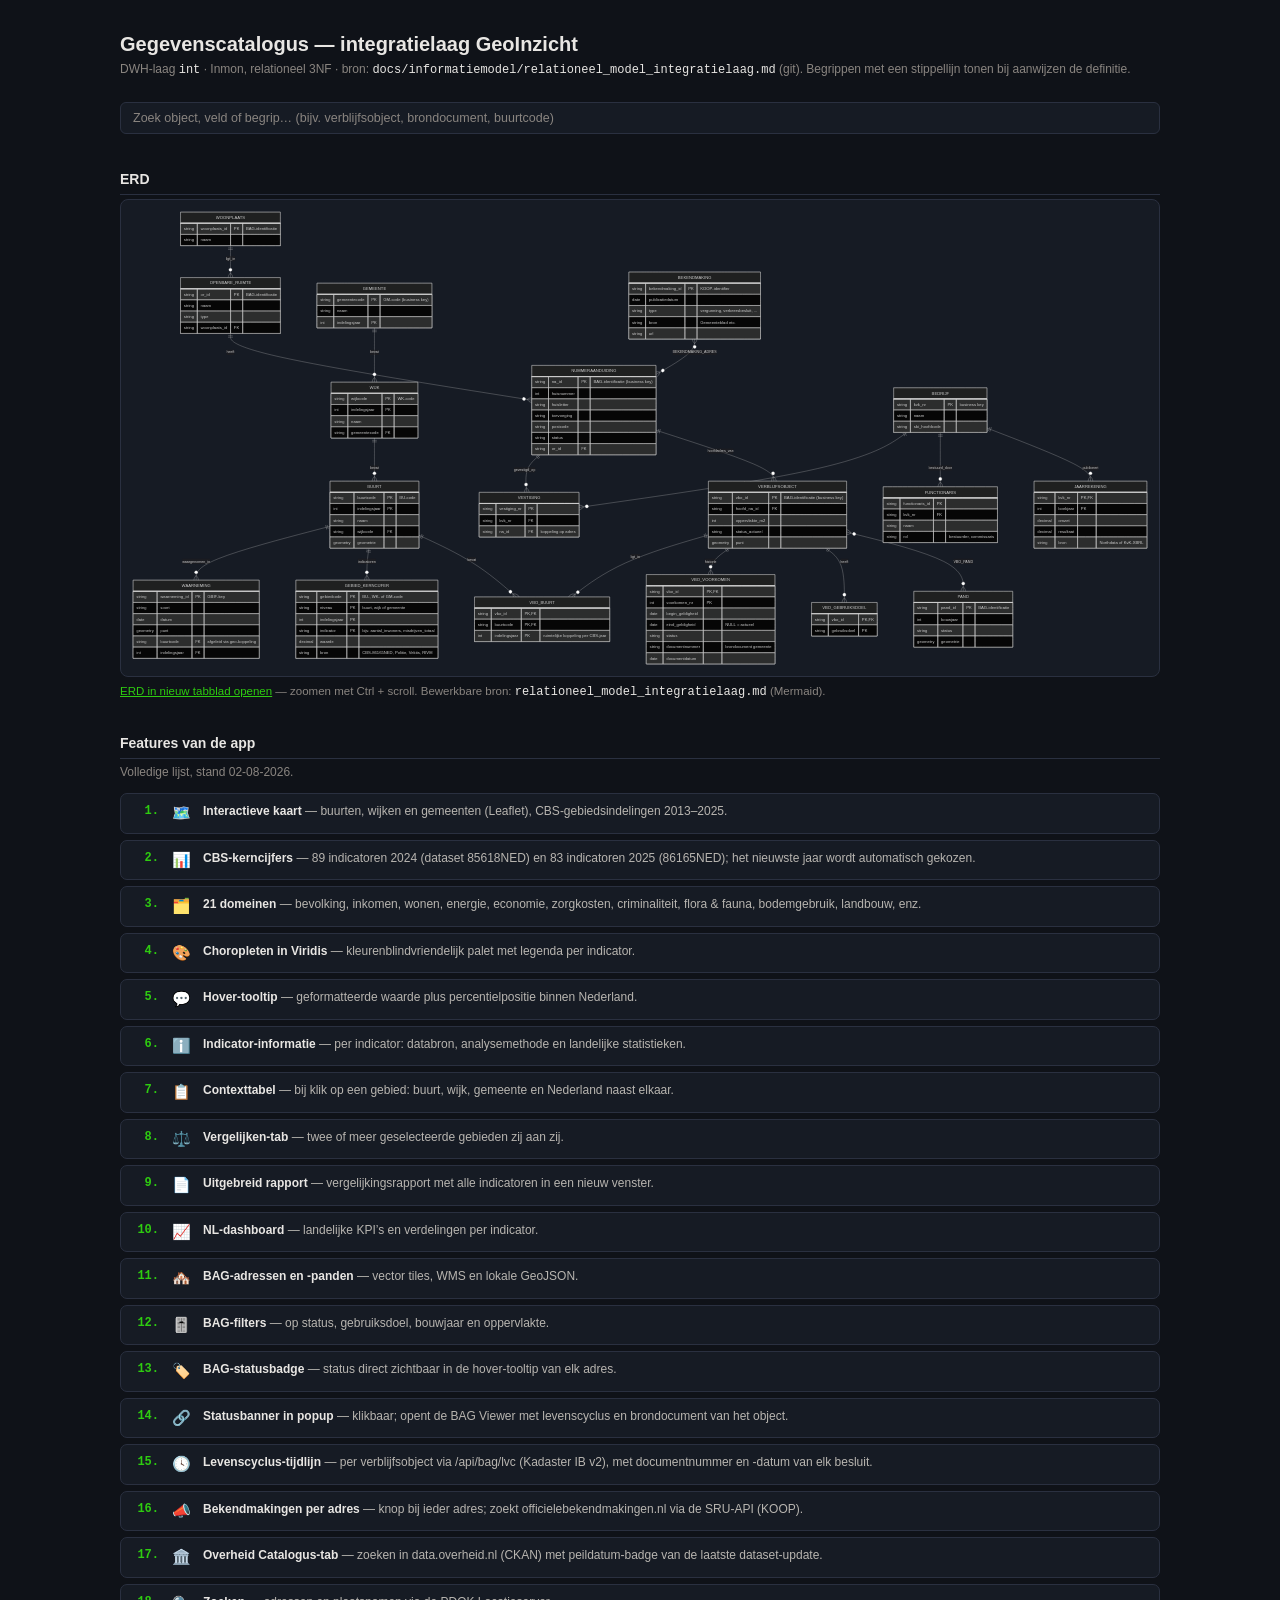
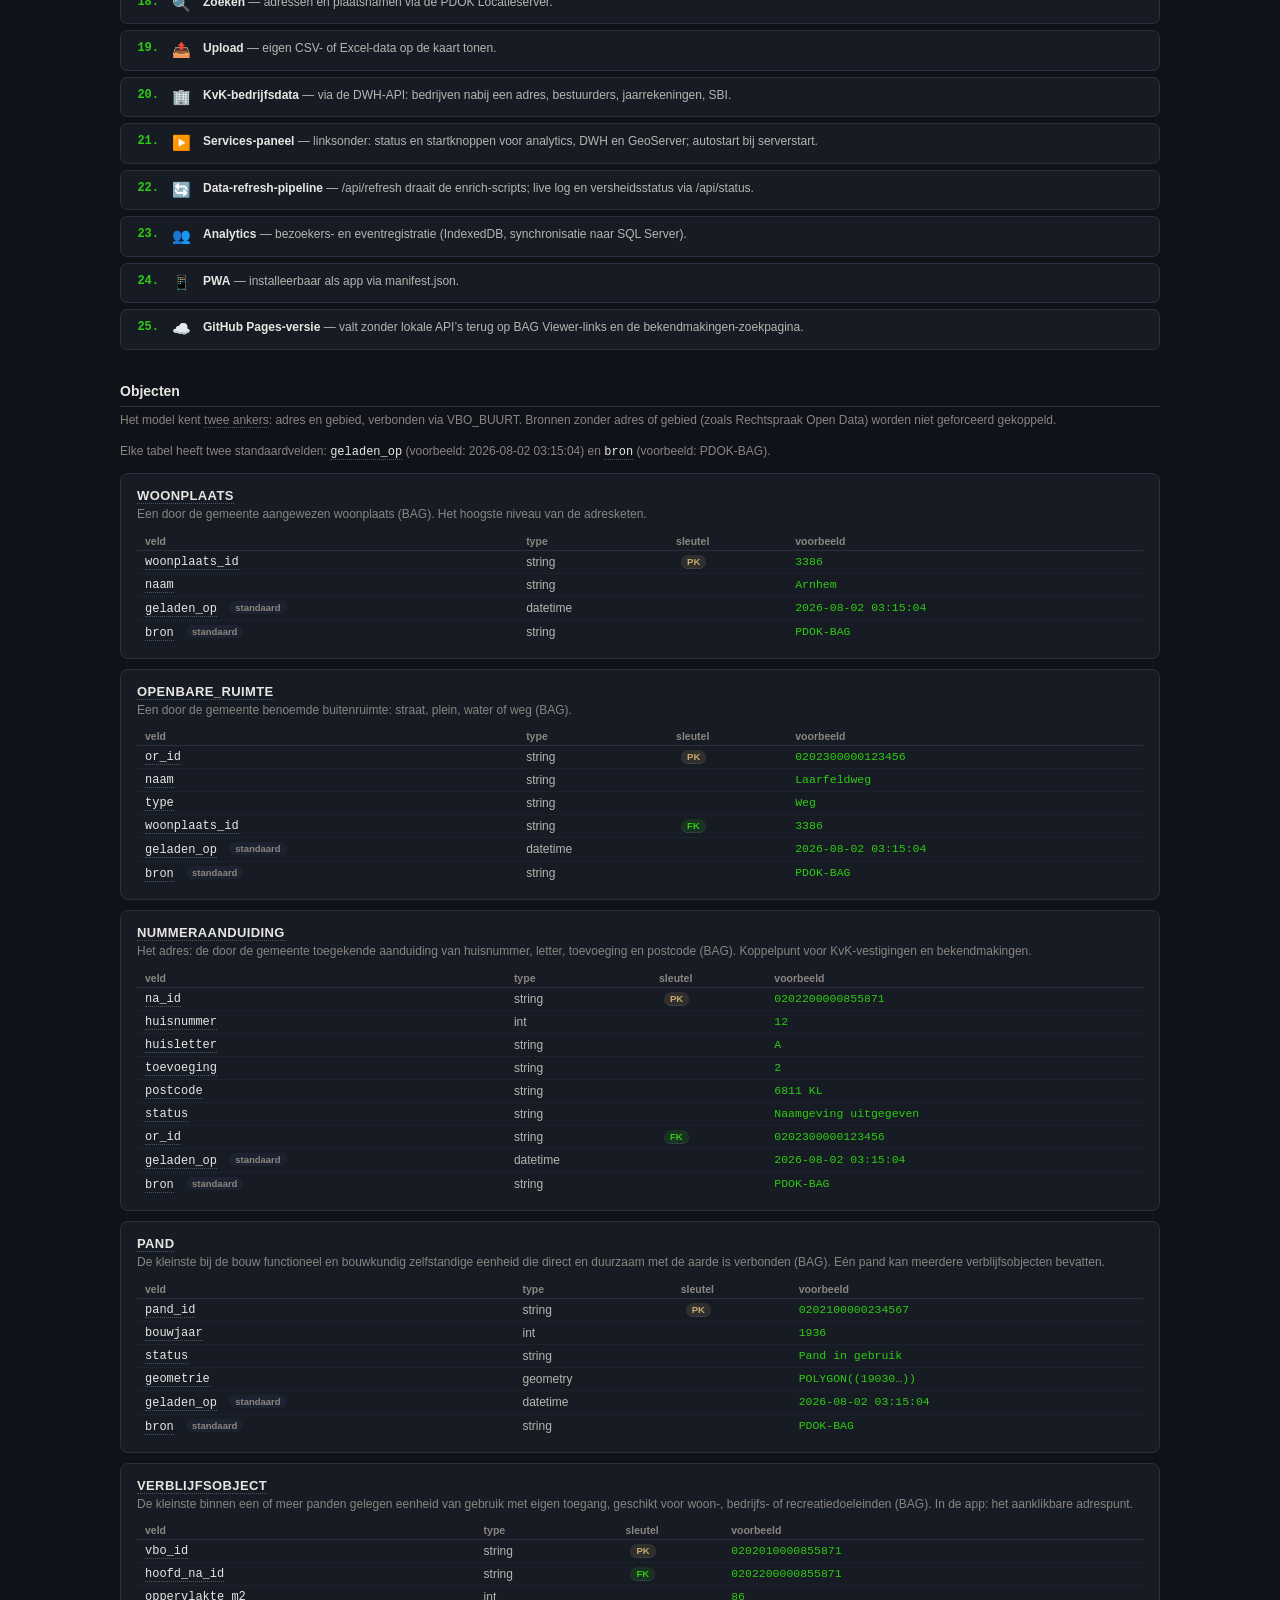
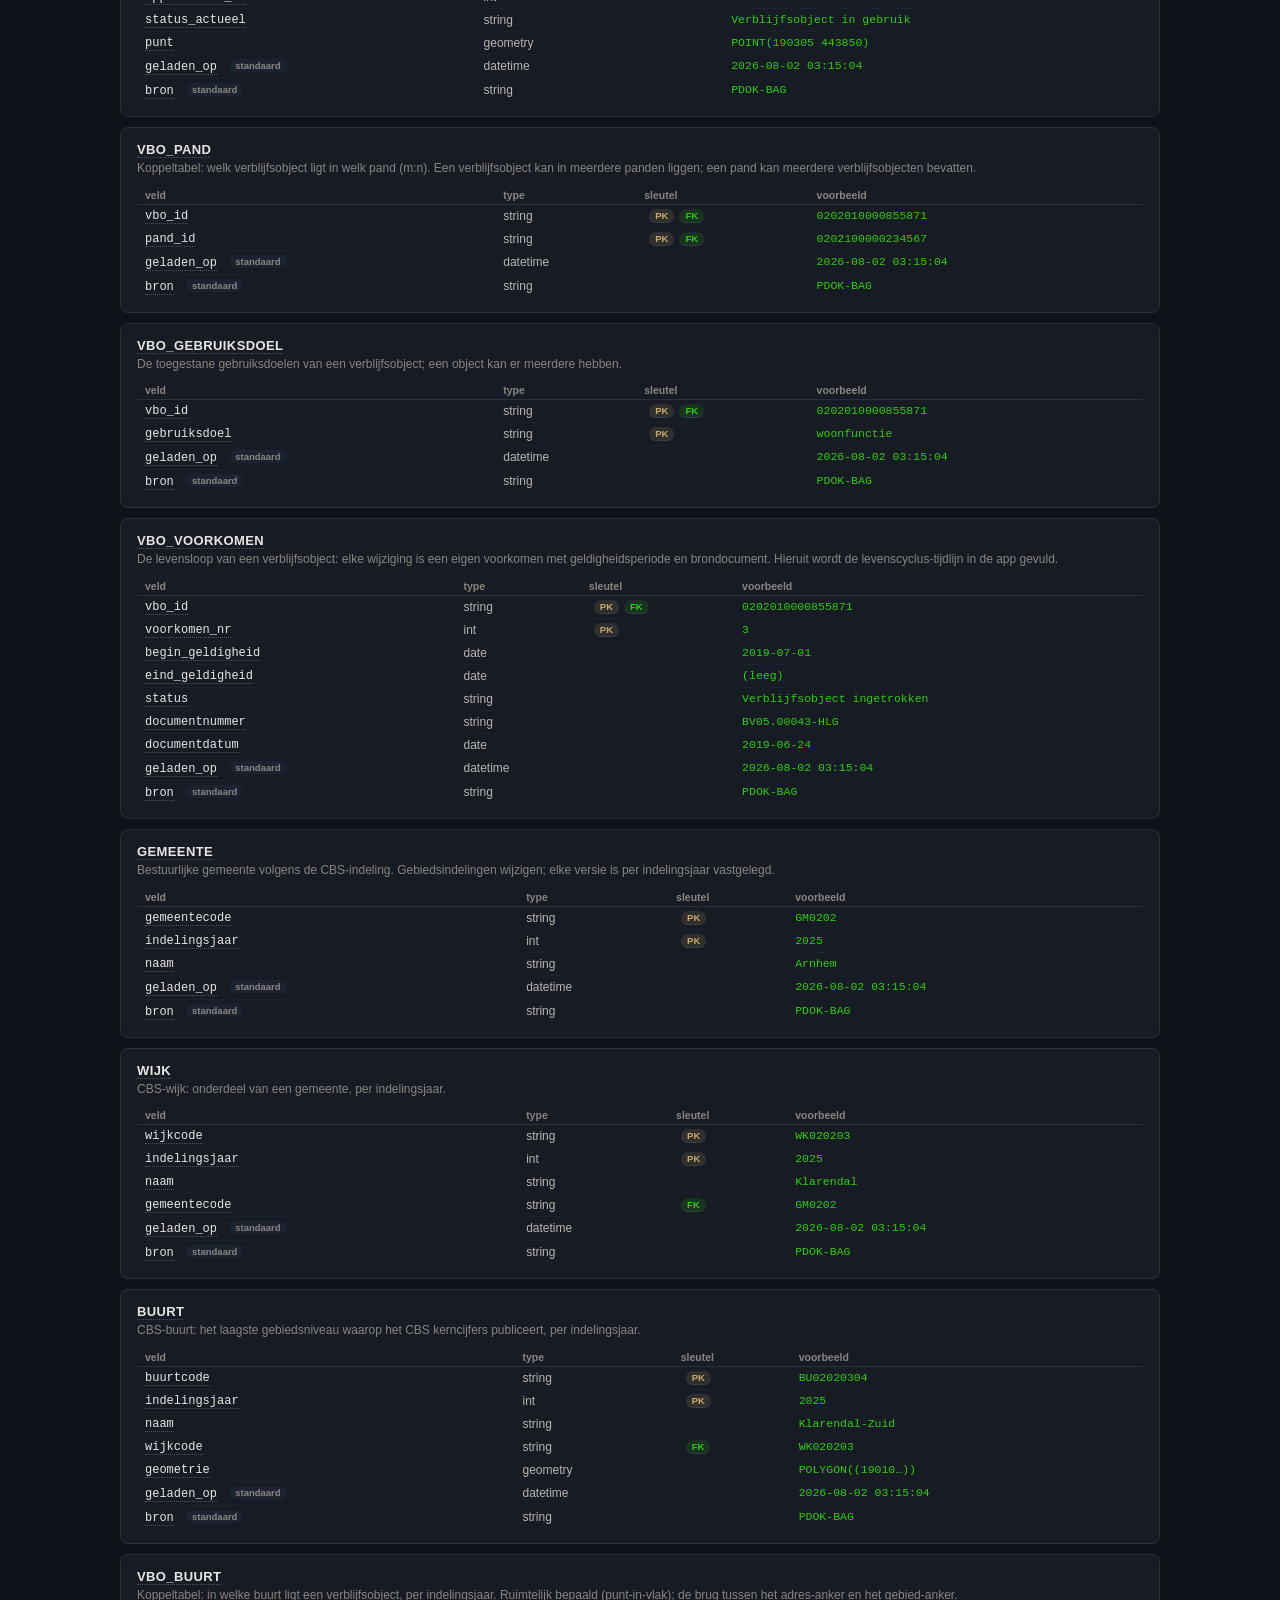
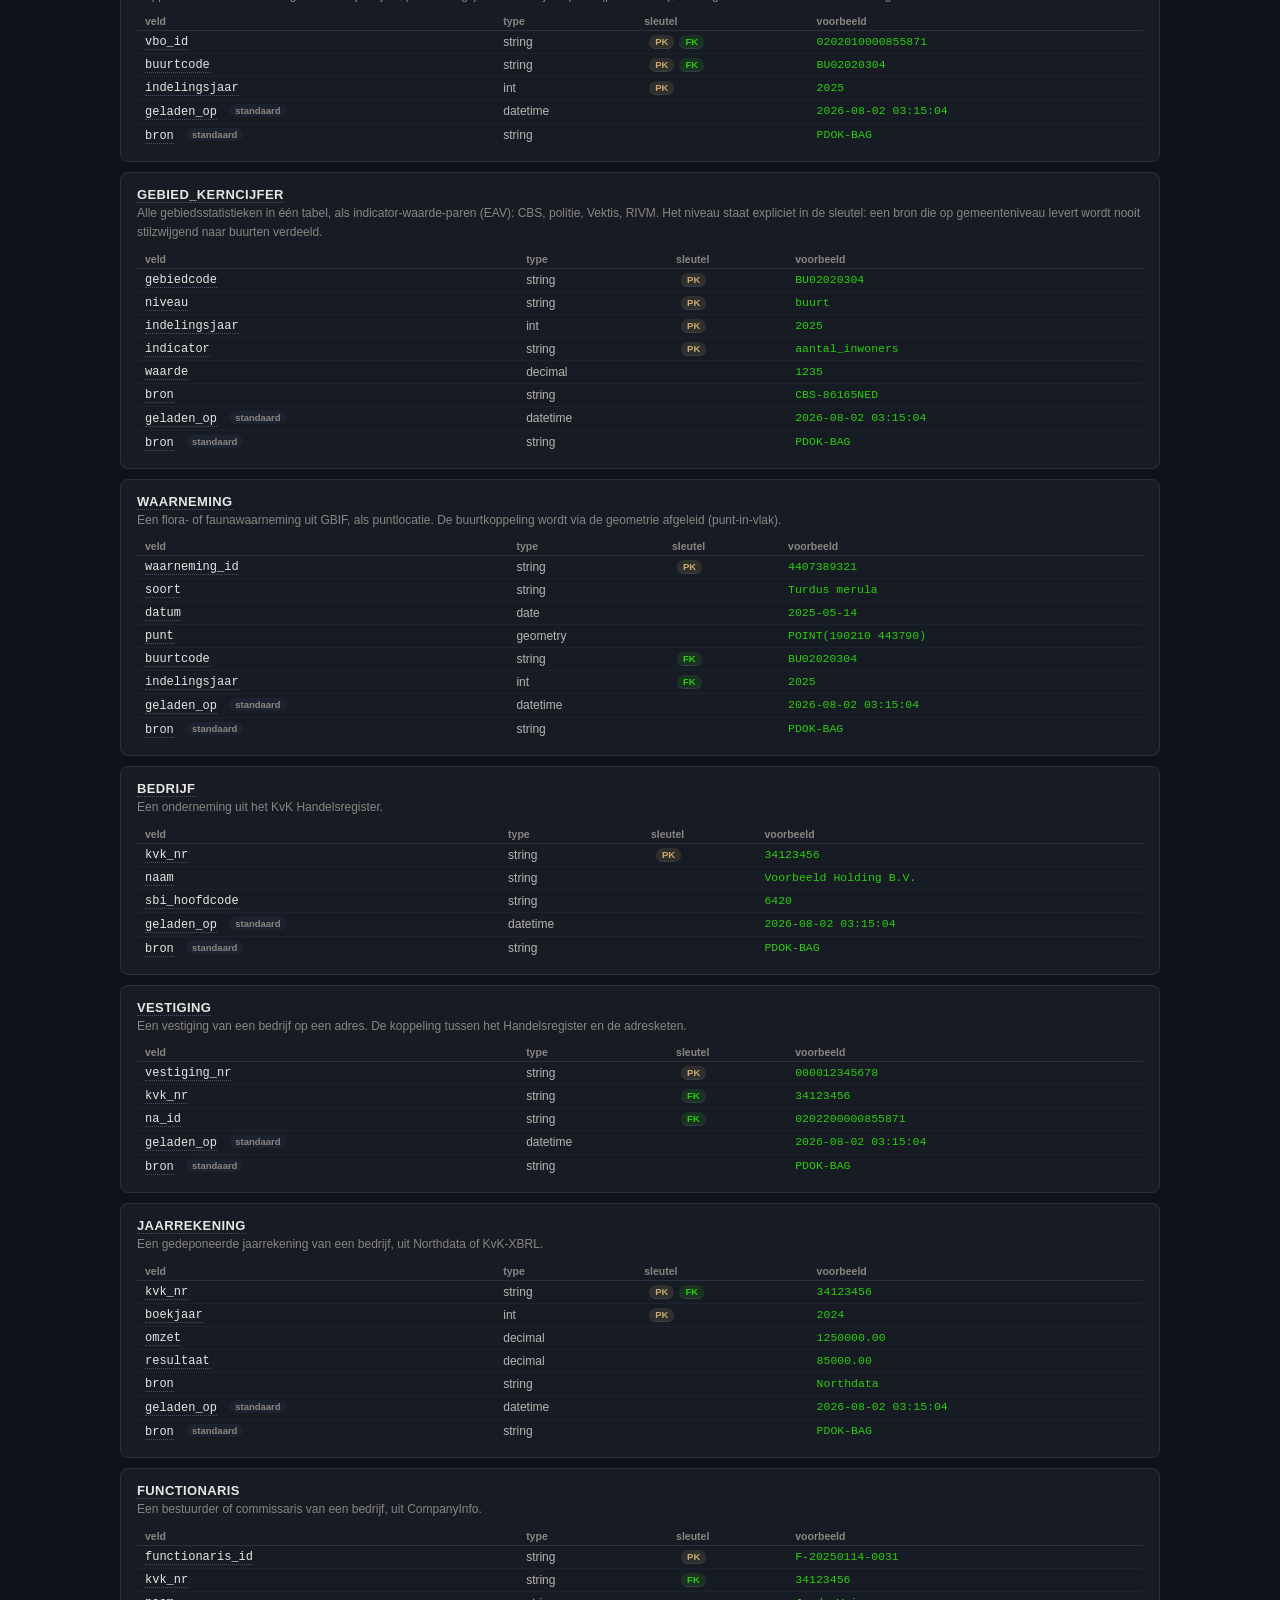
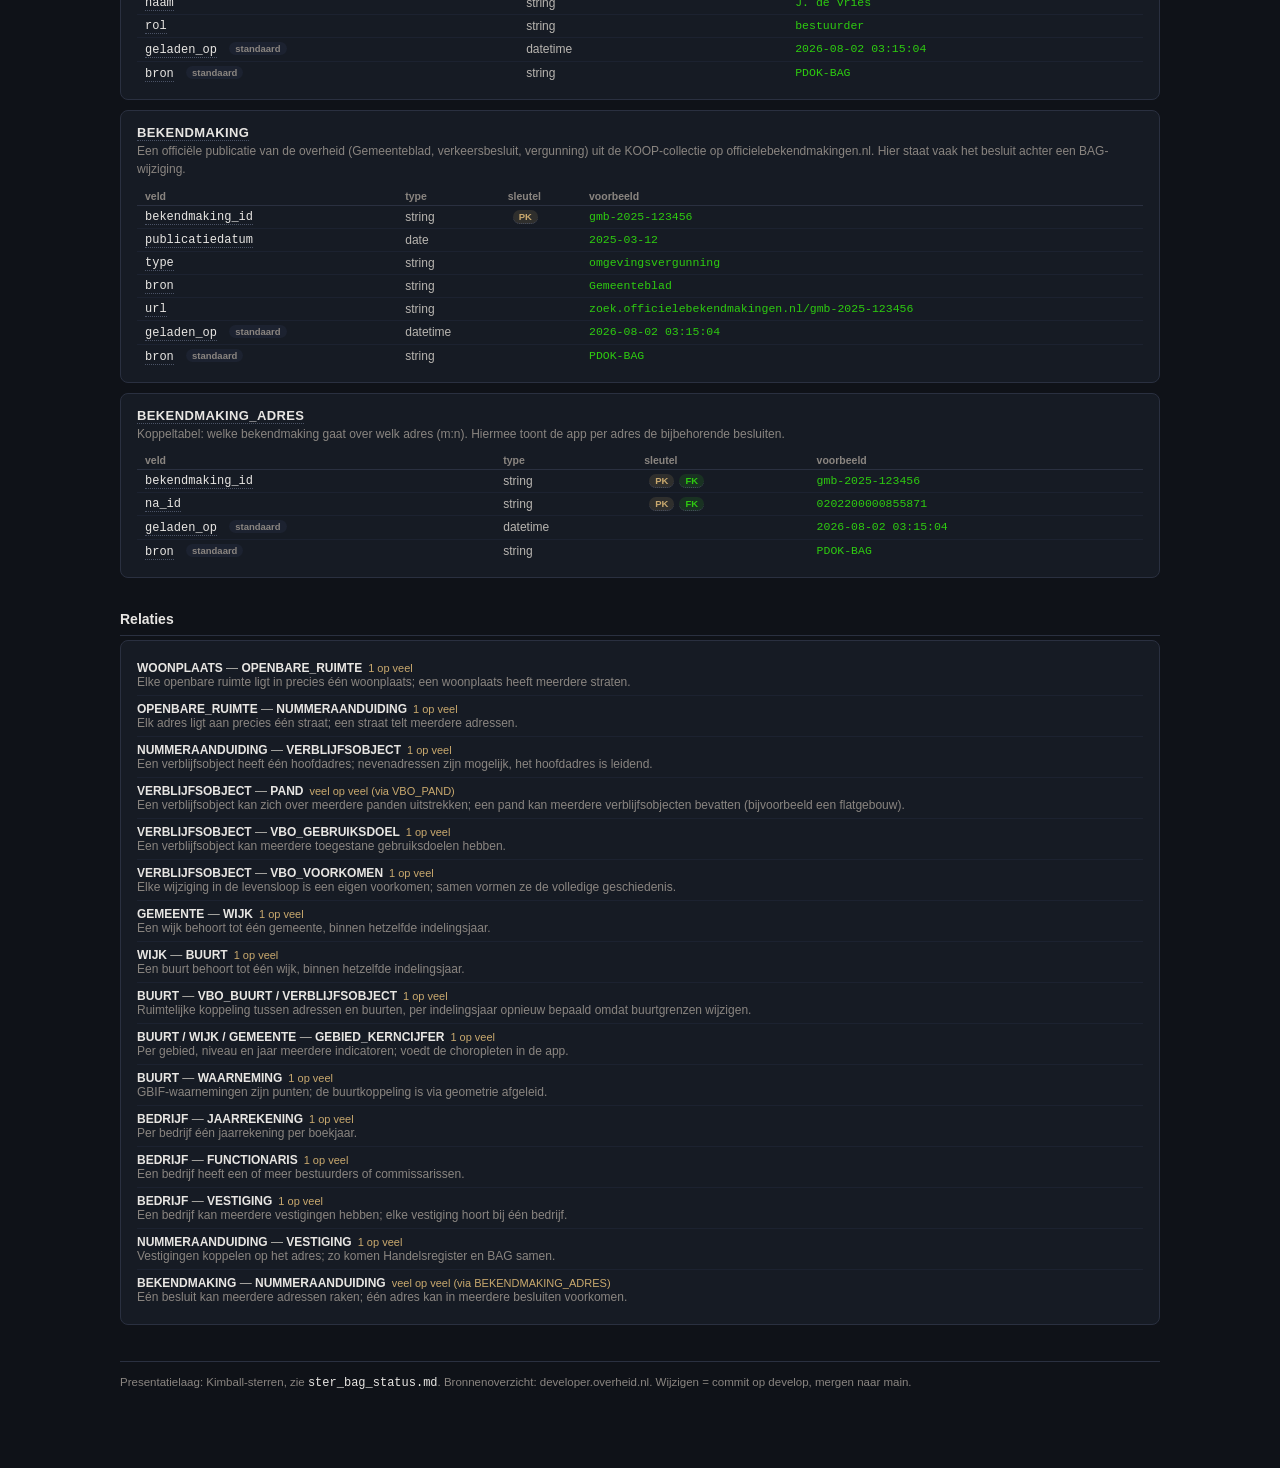
<file: docs/informatiemodel/catalogus.html>
<!DOCTYPE html>
<html lang="nl">
<head>
<meta charset="UTF-8">
<meta name="viewport" content="width=device-width, initial-scale=1">
<title>Gegevenscatalogus — integratielaag GeoInzicht</title>
<link rel="icon" type="image/x-icon" href="../../favicon.ico">
<style>
  :root{
    --bg:#0f1218; --kaart:#161b24; --rand:#2a3040; --tekst:#b8b5b0; --stil:#8a8580;
    --wit:#e8e6e3; --accent:#39ff14; --accent-muted:#2ecc10; --accent-zacht:rgba(57,255,20,.10);
    --sleutel:#C9A96E; --sleutel-zacht:rgba(201,169,110,.14);
    --font:Verdana,Geneva,Tahoma,sans-serif; --mono:'Courier New',Consolas,monospace;
  }
  *{box-sizing:border-box}
  body{margin:0;background:var(--bg);color:var(--tekst);font:12.5px/1.55 var(--font)}
  .wrap{max-width:1080px;margin:0 auto;padding:32px 20px 64px}
  h1{font:700 20px/1.2 var(--font);color:var(--wit);margin:0 0 4px}
  .sub{color:var(--stil);margin:0 0 20px;font-size:12px}
  h2{font:700 14px/1.3 var(--font);color:var(--wit);margin:32px 0 4px;border-bottom:1px solid var(--rand);padding-bottom:6px}
  .toel{color:var(--stil);font-size:12px;margin:4px 0 12px}
  .zoek{width:100%;padding:8px 12px;border:1px solid var(--rand);border-radius:6px;font:12.5px var(--font);color:var(--wit);background:var(--kaart);margin:2px 0 4px}
  .zoek::placeholder{color:var(--stil)}
  .zoek:focus{outline:none;border-color:var(--accent-muted)}
  .kaart{background:var(--kaart);border:1px solid var(--rand);border-radius:8px;padding:14px 16px;margin-bottom:10px}
  .kaart h3{margin:0 0 2px;font:700 13px var(--font);color:var(--wit);letter-spacing:.03em}
  .kaart .def{color:var(--stil);font-size:12px;margin:0 0 8px}
  table{width:100%;border-collapse:collapse;font:12px var(--font)}
  th{text-align:left;color:var(--stil);font-weight:700;font-size:10.5px;padding:3px 8px;border-bottom:1px solid var(--rand)}
  td{padding:4px 8px;border-bottom:1px solid #1c2230;vertical-align:top}
  tr:last-child td{border-bottom:none}
  .veld{font-family:var(--mono);font-size:12px;color:var(--wit)}
  .vb{font-family:var(--mono);font-size:11.5px;color:var(--accent-muted);white-space:nowrap}
  .tag{display:inline-block;font:700 9.5px var(--font);padding:1px 6px;border-radius:8px;margin-left:5px;vertical-align:1px}
  .pk{background:var(--sleutel-zacht);color:var(--sleutel)}
  .fk{background:var(--accent-zacht);color:var(--accent-muted)}
  .std{background:#1c2230;color:var(--stil)}
  [data-def]{border-bottom:1px dotted #4a5265;cursor:help;position:relative}
  [data-def]:hover::after{
    content:attr(data-def);position:absolute;left:0;top:calc(100% + 6px);z-index:10;
    width:340px;max-width:70vw;background:#232a38;color:#e8e6e3;font:11.5px/1.55 var(--font);
    border:1px solid var(--rand);
    padding:9px 11px;border-radius:7px;box-shadow:0 4px 18px rgba(0,0,0,.5);white-space:normal}
  .relatie{padding:6px 0;border-bottom:1px solid #1c2230;font:12px var(--font)}
  .relatie:last-child{border-bottom:none}
  .relatie b{font-weight:700;color:var(--wit)}
  .kardinaliteit{color:var(--sleutel);font-size:11px;margin-left:6px}
  .erdbox{background:var(--kaart);border:1px solid var(--rand);border-radius:8px;padding:10px;overflow:auto}
  .erdbox img{width:100%;min-width:900px;display:block}
  .erdlink{font-size:11.5px;color:var(--stil);margin:6px 0 0}
  .erdlink a{color:var(--accent-muted)}
  /* featurelijst */
  ol.features{list-style:none;margin:8px 0 0;padding:0;counter-reset:f}
  ol.features li{counter-increment:f;display:flex;align-items:flex-start;gap:10px;background:var(--kaart);border:1px solid var(--rand);border-radius:7px;padding:8px 12px;margin-bottom:6px}
  ol.features li::before{content:counter(f) ".";font:700 12px var(--mono);color:var(--accent-muted);min-width:26px;text-align:right;padding-top:2px}
  ol.features .fic{font-size:15px;width:24px;min-width:24px;text-align:center;line-height:1.5}
  ol.features b{font-weight:700;color:var(--wit)}
  ol.features .ft{font-size:12px;line-height:1.5}
  .voet{margin-top:36px;color:var(--stil);font-size:11.5px;border-top:1px solid var(--rand);padding-top:12px}
  .none{display:none}
</style>
</head>
<body>
<div class="wrap">

<h1>Gegevenscatalogus — integratielaag GeoInzicht</h1>
<p class="sub">DWH-laag <span class="veld">int</span> · Inmon, relationeel 3NF · bron: <span class="veld">docs/informatiemodel/relationeel_model_integratielaag.md</span> (git). Begrippen met een stippellijn tonen bij aanwijzen de definitie.</p>

<input class="zoek" id="zoek" placeholder="Zoek object, veld of begrip… (bijv. verblijfsobject, brondocument, buurtcode)" oninput="filter(this.value)">

<h2>ERD</h2>
<div class="erdbox"><img src="erd.svg" alt="ERD integratielaag: BAG-adresketen, CBS-gebieden, KvK, bekendmakingen, GBIF"></div>
<p class="erdlink"><a href="erd.svg" target="_blank">ERD in nieuw tabblad openen</a> — zoomen met Ctrl + scroll. Bewerkbare bron: <span class="veld">relationeel_model_integratielaag.md</span> (Mermaid).</p>

<h2>Features van de app</h2>
<p class="toel">Volledige lijst, stand 02-08-2026.</p>
<ol class="features" id="features"></ol>

<h2>Objecten</h2>
<p class="toel">Het model kent <span data-def="Alle bronnen haken aan op een van twee kernobjecten: het ADRES-anker (nummeraanduiding/verblijfsobject) voor objectbronnen zoals BAG, KvK en bekendmakingen, en het GEBIED-anker (buurt/wijk/gemeente per indelingsjaar) voor statistiekbronnen zoals CBS, politie, Vektis en RIVM. De brug tussen beide is VBO_BUURT.">twee ankers</span>: adres en gebied, verbonden via VBO_BUURT. Bronnen zonder adres of gebied (zoals Rechtspraak Open Data) worden niet geforceerd gekoppeld.</p>
<p class="toel">Elke tabel heeft twee standaardvelden: <span class="veld" data-def="Datum en tijd waarop de rij door de laadrun is geschreven. Onderdeel van de audit-trail (besluit 02-08-2026: Inmon 3NF met laad-metadata).">geladen_op</span> (voorbeeld: 2026-08-02 03:15:04) en <span class="veld" data-def="De bron waaruit de rij afkomstig is. Maakt elke waarde herleidbaar tot zijn oorsprong.">bron</span> (voorbeeld: PDOK-BAG).</p>

<div id="catalogus"></div>

<h2>Relaties</h2>
<div class="kaart" id="relaties"></div>

<p class="voet">Presentatielaag: Kimball-sterren, zie <span class="veld">ster_bag_status.md</span>. Bronnenoverzicht: developer.overheid.nl. Wijzigen = commit op develop, mergen naar main.</p>

<script>
var FEATURES = [
 ['🗺️','Interactieve kaart','buurten, wijken en gemeenten (Leaflet), CBS-gebiedsindelingen 2013–2025.'],
 ['📊','CBS-kerncijfers','89 indicatoren 2024 (dataset 85618NED) en 83 indicatoren 2025 (86165NED); het nieuwste jaar wordt automatisch gekozen.'],
 ['🗂️','21 domeinen','bevolking, inkomen, wonen, energie, economie, zorgkosten, criminaliteit, flora & fauna, bodemgebruik, landbouw, enz.'],
 ['🎨','Choropleten in Viridis','kleurenblindvriendelijk palet met legenda per indicator.'],
 ['💬','Hover-tooltip','geformatteerde waarde plus percentielpositie binnen Nederland.'],
 ['ℹ️','Indicator-informatie','per indicator: databron, analysemethode en landelijke statistieken.'],
 ['📋','Contexttabel','bij klik op een gebied: buurt, wijk, gemeente en Nederland naast elkaar.'],
 ['⚖️','Vergelijken-tab','twee of meer geselecteerde gebieden zij aan zij.'],
 ['📄','Uitgebreid rapport','vergelijkingsrapport met alle indicatoren in een nieuw venster.'],
 ['📈','NL-dashboard','landelijke KPI’s en verdelingen per indicator.'],
 ['🏘️','BAG-adressen en -panden','vector tiles, WMS en lokale GeoJSON.'],
 ['🎚️','BAG-filters','op status, gebruiksdoel, bouwjaar en oppervlakte.'],
 ['🏷️','BAG-statusbadge','status direct zichtbaar in de hover-tooltip van elk adres.'],
 ['🔗','Statusbanner in popup','klikbaar; opent de BAG Viewer met levenscyclus en brondocument van het object.'],
 ['🕓','Levenscyclus-tijdlijn','per verblijfsobject via /api/bag/lvc (Kadaster IB v2), met documentnummer en -datum van elk besluit.'],
 ['📣','Bekendmakingen per adres','knop bij ieder adres; zoekt officielebekendmakingen.nl via de SRU-API (KOOP).'],
 ['🏛️','Overheid Catalogus-tab','zoeken in data.overheid.nl (CKAN) met peildatum-badge van de laatste dataset-update.'],
 ['🔍','Zoeken','adressen en plaatsnamen via de PDOK Locatieserver.'],
 ['📤','Upload','eigen CSV- of Excel-data op de kaart tonen.'],
 ['🏢','KvK-bedrijfsdata','via de DWH-API: bedrijven nabij een adres, bestuurders, jaarrekeningen, SBI.'],
 ['▶️','Services-paneel','linksonder: status en startknoppen voor analytics, DWH en GeoServer; autostart bij serverstart.'],
 ['🔄','Data-refresh-pipeline','/api/refresh draait de enrich-scripts; live log en versheidsstatus via /api/status.'],
 ['👥','Analytics','bezoekers- en eventregistratie (IndexedDB, synchronisatie naar SQL Server).'],
 ['📱','PWA','installeerbaar als app via manifest.json.'],
 ['☁️','GitHub Pages-versie','valt zonder lokale API’s terug op BAG Viewer-links en de bekendmakingen-zoekpagina.']
];

var OBJECTEN = [
 {naam:'WOONPLAATS', def:'Een door de gemeente aangewezen woonplaats (BAG). Het hoogste niveau van de adresketen.',
  velden:[
   ['woonplaats_id','string','PK','3386','De unieke BAG-identificatie van de woonplaats (viercijferige code). Business key uit de bron.'],
   ['naam','string','','Arnhem','De officiële woonplaatsnaam zoals door de gemeente vastgesteld.']]},
 {naam:'OPENBARE_RUIMTE', def:'Een door de gemeente benoemde buitenruimte: straat, plein, water of weg (BAG).',
  velden:[
   ['or_id','string','PK','0202300000123456','Unieke BAG-identificatie van de openbare ruimte (positie 5-6 = 30).'],
   ['naam','string','','Laarfeldweg','De officiële naam, meestal een straatnaam.'],
   ['type','string','','Weg','Soort openbare ruimte: weg, water, spoorbaan, terrein, kunstwerk, landschappelijk of administratief gebied.'],
   ['woonplaats_id','string','FK','3386','Verwijzing naar de woonplaats waarin deze openbare ruimte ligt.']]},
 {naam:'NUMMERAANDUIDING', def:'Het adres: de door de gemeente toegekende aanduiding van huisnummer, letter, toevoeging en postcode (BAG). Koppelpunt voor KvK-vestigingen en bekendmakingen.',
  velden:[
   ['na_id','string','PK','0202200000855871','Unieke BAG-identificatie van de nummeraanduiding (positie 5-6 = 20). Business key; het vaste ankerpunt van een adres.'],
   ['huisnummer','int','','12','Het huisnummer zoals toegekend door de gemeente.'],
   ['huisletter','string','','A','Eventuele huisletter.'],
   ['toevoeging','string','','2','Eventuele toevoeging na het huisnummer.'],
   ['postcode','string','','6811 KL','De aan het adres gekoppelde postcode.'],
   ['status','string','','Naamgeving uitgegeven','Actuele BAG-status: Naamgeving uitgegeven of Naamgeving ingetrokken.'],
   ['or_id','string','FK','0202300000123456','Verwijzing naar de openbare ruimte (straat) waaraan het adres ligt.']]},
 {naam:'PAND', def:'De kleinste bij de bouw functioneel en bouwkundig zelfstandige eenheid die direct en duurzaam met de aarde is verbonden (BAG). Eén pand kan meerdere verblijfsobjecten bevatten.',
  velden:[
   ['pand_id','string','PK','0202100000234567','Unieke BAG-identificatie van het pand (positie 5-6 = 10).'],
   ['bouwjaar','int','','1936','Jaar waarin het pand oorspronkelijk is of wordt opgeleverd.'],
   ['status','string','','Pand in gebruik','Actuele pandstatus, bijvoorbeeld: Pand in gebruik, Bouw gestart, Sloopvergunning verleend, Pand gesloopt.'],
   ['geometrie','geometry','','POLYGON((19030…))','De pandcontour als vlak, RD-coördinaten (EPSG:28992).']]},
 {naam:'VERBLIJFSOBJECT', def:'De kleinste binnen een of meer panden gelegen eenheid van gebruik met eigen toegang, geschikt voor woon-, bedrijfs- of recreatiedoeleinden (BAG). In de app: het aanklikbare adrespunt.',
  velden:[
   ['vbo_id','string','PK','0202010000855871','Unieke BAG-identificatie van het verblijfsobject (positie 5-6 = 01). Business key voor koppelingen en historie.'],
   ['hoofd_na_id','string','FK','0202200000855871','Verwijzing naar de nummeraanduiding die als hoofdadres geldt.'],
   ['oppervlakte_m2','int','','86','Gebruiksoppervlakte in vierkante meters volgens de BAG.'],
   ['status_actueel','string','','Verblijfsobject in gebruik','De huidige status; de volledige geschiedenis staat in VBO_VOORKOMEN.'],
   ['punt','geometry','','POINT(190305 443850)','Puntlocatie van het verblijfsobject (RD-coördinaten).']]},
 {naam:'VBO_PAND', def:'Koppeltabel: welk verblijfsobject ligt in welk pand (m:n). Een verblijfsobject kan in meerdere panden liggen; een pand kan meerdere verblijfsobjecten bevatten.',
  velden:[
   ['vbo_id','string','PK FK','0202010000855871','Verwijzing naar het verblijfsobject.'],
   ['pand_id','string','PK FK','0202100000234567','Verwijzing naar het pand.']]},
 {naam:'VBO_GEBRUIKSDOEL', def:'De toegestane gebruiksdoelen van een verblijfsobject; een object kan er meerdere hebben.',
  velden:[
   ['vbo_id','string','PK FK','0202010000855871','Verwijzing naar het verblijfsobject.'],
   ['gebruiksdoel','string','PK','woonfunctie','Gebruiksdoel volgens de BAG: woonfunctie, kantoorfunctie, winkelfunctie, industriefunctie, logiesfunctie, bijeenkomstfunctie, onderwijsfunctie, gezondheidszorgfunctie, sportfunctie, celfunctie of overige gebruiksfunctie.']]},
 {naam:'VBO_VOORKOMEN', def:'De levensloop van een verblijfsobject: elke wijziging is een eigen voorkomen met geldigheidsperiode en brondocument. Hieruit wordt de levenscyclus-tijdlijn in de app gevuld.',
  velden:[
   ['vbo_id','string','PK FK','0202010000855871','Verwijzing naar het verblijfsobject.'],
   ['voorkomen_nr','int','PK','3','Volgnummer binnen de levensloop (1 = eerste registratie).'],
   ['begin_geldigheid','date','','2019-07-01','Eerste dag waarop deze versie geldig was.'],
   ['eind_geldigheid','date','','(leeg)','Laatste dag van geldigheid; leeg = actuele versie.'],
   ['status','string','','Verblijfsobject ingetrokken','De status in deze periode: gevormd, in gebruik, verbouwing, ingetrokken, buiten gebruik.'],
   ['documentnummer','string','','BV05.00043-HLG','Nummer van het gemeentelijke brondocument (besluit) achter deze wijziging. De reden van een wijziging staat niet in de BAG maar in dit document; met nummer en datum opvraagbaar bij de gemeente, desnoods via een Woo-verzoek.'],
   ['documentdatum','date','','2019-06-24','Datum van het brondocument.']]},
 {naam:'GEMEENTE', def:'Bestuurlijke gemeente volgens de CBS-indeling. Gebiedsindelingen wijzigen; elke versie is per indelingsjaar vastgelegd.',
  velden:[
   ['gemeentecode','string','PK','GM0202','CBS-gemeentecode (GM-code), business key.'],
   ['indelingsjaar','int','PK','2025','Jaar van de CBS-gebiedsindeling.'],
   ['naam','string','','Arnhem','De gemeentenaam in dat indelingsjaar.']]},
 {naam:'WIJK', def:'CBS-wijk: onderdeel van een gemeente, per indelingsjaar.',
  velden:[
   ['wijkcode','string','PK','WK020203','CBS-wijkcode (WK-code).'],
   ['indelingsjaar','int','PK','2025','Jaar van de CBS-gebiedsindeling.'],
   ['naam','string','','Klarendal','De wijknaam.'],
   ['gemeentecode','string','FK','GM0202','Verwijzing naar de gemeente.']]},
 {naam:'BUURT', def:'CBS-buurt: het laagste gebiedsniveau waarop het CBS kerncijfers publiceert, per indelingsjaar.',
  velden:[
   ['buurtcode','string','PK','BU02020304','CBS-buurtcode (BU-code), business key.'],
   ['indelingsjaar','int','PK','2025','Jaar van de CBS-gebiedsindeling.'],
   ['naam','string','','Klarendal-Zuid','De buurtnaam.'],
   ['wijkcode','string','FK','WK020203','Verwijzing naar de wijk.'],
   ['geometrie','geometry','','POLYGON((19010…))','De buurtgrens als vlak.']]},
 {naam:'VBO_BUURT', def:'Koppeltabel: in welke buurt ligt een verblijfsobject, per indelingsjaar. Ruimtelijk bepaald (punt-in-vlak); de brug tussen het adres-anker en het gebied-anker.',
  velden:[
   ['vbo_id','string','PK FK','0202010000855871','Verwijzing naar het verblijfsobject.'],
   ['buurtcode','string','PK FK','BU02020304','Verwijzing naar de buurt.'],
   ['indelingsjaar','int','PK','2025','Jaar van de gebiedsindeling waarvoor de koppeling geldt; bij nieuwe buurtgrenzen ontstaat een nieuwe koppeling.']]},
 {naam:'GEBIED_KERNCIJFER', def:'Alle gebiedsstatistieken in één tabel, als indicator-waarde-paren (EAV): CBS, politie, Vektis, RIVM. Het niveau staat expliciet in de sleutel: een bron die op gemeenteniveau levert wordt nooit stilzwijgend naar buurten verdeeld.',
  velden:[
   ['gebiedcode','string','PK','BU02020304','BU-, WK- of GM-code van het gebied.'],
   ['niveau','string','PK','buurt','Het gebiedsniveau van deze waarde: buurt, wijk of gemeente.'],
   ['indelingsjaar','int','PK','2025','Jaar van de gebiedsindeling en van de cijferpublicatie.'],
   ['indicator','string','PK','aantal_inwoners','Naam van de indicator, bijvoorbeeld aantal_inwoners, misdrijven_totaal, zorgkosten_pp.'],
   ['waarde','decimal','','1235','De waarde van de indicator voor dit gebied in dit jaar.'],
   ['bron','string','','CBS-86165NED','Herkomst: CBS-dataset (85618NED/86165NED), Politie, Vektis of RIVM.']]},
 {naam:'WAARNEMING', def:'Een flora- of faunawaarneming uit GBIF, als puntlocatie. De buurtkoppeling wordt via de geometrie afgeleid (punt-in-vlak).',
  velden:[
   ['waarneming_id','string','PK','4407389321','De GBIF-sleutel van de waarneming.'],
   ['soort','string','','Turdus merula','De waargenomen soort (wetenschappelijke naam).'],
   ['datum','date','','2025-05-14','Datum van de waarneming.'],
   ['punt','geometry','','POINT(190210 443790)','Puntlocatie van de waarneming.'],
   ['buurtcode','string','FK','BU02020304','De via geo-koppeling afgeleide buurt.'],
   ['indelingsjaar','int','FK','2025','Indelingsjaar waarvoor de buurtkoppeling geldt.']]},
 {naam:'BEDRIJF', def:'Een onderneming uit het KvK Handelsregister.',
  velden:[
   ['kvk_nr','string','PK','34123456','Het KvK-nummer, business key.'],
   ['naam','string','','Voorbeeld Holding B.V.','De statutaire of handelsnaam.'],
   ['sbi_hoofdcode','string','','6420','SBI-code van de hoofdactiviteit. Indicatief; beperkt niet welke activiteiten feitelijk worden verricht.']]},
 {naam:'VESTIGING', def:'Een vestiging van een bedrijf op een adres. De koppeling tussen het Handelsregister en de adresketen.',
  velden:[
   ['vestiging_nr','string','PK','000012345678','Het vestigingsnummer uit het Handelsregister (12 cijfers).'],
   ['kvk_nr','string','FK','34123456','Verwijzing naar het bedrijf.'],
   ['na_id','string','FK','0202200000855871','Verwijzing naar de nummeraanduiding (het adres) van de vestiging.']]},
 {naam:'JAARREKENING', def:'Een gedeponeerde jaarrekening van een bedrijf, uit Northdata of KvK-XBRL.',
  velden:[
   ['kvk_nr','string','PK FK','34123456','Verwijzing naar het bedrijf.'],
   ['boekjaar','int','PK','2024','Het boekjaar waarop de jaarrekening betrekking heeft.'],
   ['omzet','decimal','','1250000.00','Netto-omzet, indien gedeponeerd.'],
   ['resultaat','decimal','','85000.00','Resultaat na belastingen, indien gedeponeerd.'],
   ['bron','string','','Northdata','Northdata of KvK-XBRL.']]},
 {naam:'FUNCTIONARIS', def:'Een bestuurder of commissaris van een bedrijf, uit CompanyInfo.',
  velden:[
   ['functionaris_id','string','PK','F-20250114-0031','Unieke sleutel van de functionaris-registratie.'],
   ['kvk_nr','string','FK','34123456','Verwijzing naar het bedrijf.'],
   ['naam','string','','J. de Vries','Naam van de functionaris.'],
   ['rol','string','','bestuurder','De rol: bestuurder, commissaris, gevolmachtigde.']]},
 {naam:'BEKENDMAKING', def:'Een officiële publicatie van de overheid (Gemeenteblad, verkeersbesluit, vergunning) uit de KOOP-collectie op officielebekendmakingen.nl. Hier staat vaak het besluit achter een BAG-wijziging.',
  velden:[
   ['bekendmaking_id','string','PK','gmb-2025-123456','De KOOP-identifier van de publicatie.'],
   ['publicatiedatum','date','','2025-03-12','Datum van officiële publicatie.'],
   ['type','string','','omgevingsvergunning','Soort bekendmaking: omgevingsvergunning, verkeersbesluit, verordening, enzovoort.'],
   ['bron','string','','Gemeenteblad','Het publicatieblad.'],
   ['url','string','','zoek.officielebekendmakingen.nl/gmb-2025-123456','Directe link naar de publicatie.']]},
 {naam:'BEKENDMAKING_ADRES', def:'Koppeltabel: welke bekendmaking gaat over welk adres (m:n). Hiermee toont de app per adres de bijbehorende besluiten.',
  velden:[
   ['bekendmaking_id','string','PK FK','gmb-2025-123456','Verwijzing naar de bekendmaking.'],
   ['na_id','string','PK FK','0202200000855871','Verwijzing naar de nummeraanduiding.']]}
];

var RELATIES = [
 ['WOONPLAATS','OPENBARE_RUIMTE','1 op veel','Elke openbare ruimte ligt in precies één woonplaats; een woonplaats heeft meerdere straten.'],
 ['OPENBARE_RUIMTE','NUMMERAANDUIDING','1 op veel','Elk adres ligt aan precies één straat; een straat telt meerdere adressen.'],
 ['NUMMERAANDUIDING','VERBLIJFSOBJECT','1 op veel','Een verblijfsobject heeft één hoofdadres; nevenadressen zijn mogelijk, het hoofdadres is leidend.'],
 ['VERBLIJFSOBJECT','PAND','veel op veel (via VBO_PAND)','Een verblijfsobject kan zich over meerdere panden uitstrekken; een pand kan meerdere verblijfsobjecten bevatten (bijvoorbeeld een flatgebouw).'],
 ['VERBLIJFSOBJECT','VBO_GEBRUIKSDOEL','1 op veel','Een verblijfsobject kan meerdere toegestane gebruiksdoelen hebben.'],
 ['VERBLIJFSOBJECT','VBO_VOORKOMEN','1 op veel','Elke wijziging in de levensloop is een eigen voorkomen; samen vormen ze de volledige geschiedenis.'],
 ['GEMEENTE','WIJK','1 op veel','Een wijk behoort tot één gemeente, binnen hetzelfde indelingsjaar.'],
 ['WIJK','BUURT','1 op veel','Een buurt behoort tot één wijk, binnen hetzelfde indelingsjaar.'],
 ['BUURT','VBO_BUURT / VERBLIJFSOBJECT','1 op veel','Ruimtelijke koppeling tussen adressen en buurten, per indelingsjaar opnieuw bepaald omdat buurtgrenzen wijzigen.'],
 ['BUURT / WIJK / GEMEENTE','GEBIED_KERNCIJFER','1 op veel','Per gebied, niveau en jaar meerdere indicatoren; voedt de choropleten in de app.'],
 ['BUURT','WAARNEMING','1 op veel','GBIF-waarnemingen zijn punten; de buurtkoppeling is via geometrie afgeleid.'],
 ['BEDRIJF','JAARREKENING','1 op veel','Per bedrijf één jaarrekening per boekjaar.'],
 ['BEDRIJF','FUNCTIONARIS','1 op veel','Een bedrijf heeft een of meer bestuurders of commissarissen.'],
 ['BEDRIJF','VESTIGING','1 op veel','Een bedrijf kan meerdere vestigingen hebben; elke vestiging hoort bij één bedrijf.'],
 ['NUMMERAANDUIDING','VESTIGING','1 op veel','Vestigingen koppelen op het adres; zo komen Handelsregister en BAG samen.'],
 ['BEKENDMAKING','NUMMERAANDUIDING','veel op veel (via BEKENDMAKING_ADRES)','Eén besluit kan meerdere adressen raken; één adres kan in meerdere besluiten voorkomen.']
];

function bouw(){
  var fl = document.getElementById('features');
  fl.innerHTML = FEATURES.map(function(f){
    return '<li class="feat"><span class="fic">'+f[0]+'</span><span class="ft"><b>'+f[1]+'</b> — '+f[2]+'</span></li>';
  }).join('');

  var c = document.getElementById('catalogus');
  var h = '';
  OBJECTEN.forEach(function(o){
    h += '<div class="kaart obj"><h3><span data-def="'+esc(o.def)+'">'+o.naam+'</span></h3>';
    h += '<p class="def">'+o.def+'</p>';
    h += '<table><tr><th>veld</th><th>type</th><th>sleutel</th><th>voorbeeld</th></tr>';
    o.velden.forEach(function(v){
      var tags = '';
      if(v[2].indexOf('PK')>=0) tags += '<span class="tag pk" data-def="Primaire sleutel: identificeert de rij uniek.">PK</span>';
      if(v[2].indexOf('FK')>=0) tags += '<span class="tag fk" data-def="Vreemde sleutel: verwijst naar de primaire sleutel van een ander object.">FK</span>';
      h += '<tr><td class="veld"><span data-def="'+esc(v[4])+'">'+v[0]+'</span></td><td>'+v[1]+'</td><td>'+tags+'</td><td class="vb">'+esc(v[3])+'</td></tr>';
    });
    h += '<tr><td class="veld"><span data-def="Standaardveld op elke tabel: datum en tijd van de laadrun (audit-trail).">geladen_op</span> <span class="tag std">standaard</span></td><td>datetime</td><td></td><td class="vb">2026-08-02 03:15:04</td></tr>';
    h += '<tr><td class="veld"><span data-def="Standaardveld op elke tabel: de herkomst van de rij.">bron</span> <span class="tag std">standaard</span></td><td>string</td><td></td><td class="vb">PDOK-BAG</td></tr>';
    h += '</table></div>';
  });
  c.innerHTML = h;

  var r = document.getElementById('relaties');
  var rh = '';
  RELATIES.forEach(function(x){
    rh += '<div class="relatie rel"><b>'+x[0]+'</b> — <b>'+x[1]+'</b><span class="kardinaliteit">'+x[2]+'</span><div style="color:var(--stil);font-size:12px">'+x[3]+'</div></div>';
  });
  r.innerHTML = rh;
}
function esc(s){ return String(s).replace(/&/g,'&amp;').replace(/"/g,'&quot;').replace(/</g,'&lt;'); }
function filter(q){
  q = q.toLowerCase().trim();
  ['.obj','.rel','.feat'].forEach(function(sel){
    document.querySelectorAll(sel).forEach(function(k){
      k.classList.toggle('none', q && k.textContent.toLowerCase().indexOf(q) < 0);
    });
  });
}
bouw();
</script>
</div>
</body>
</html>
</file>
